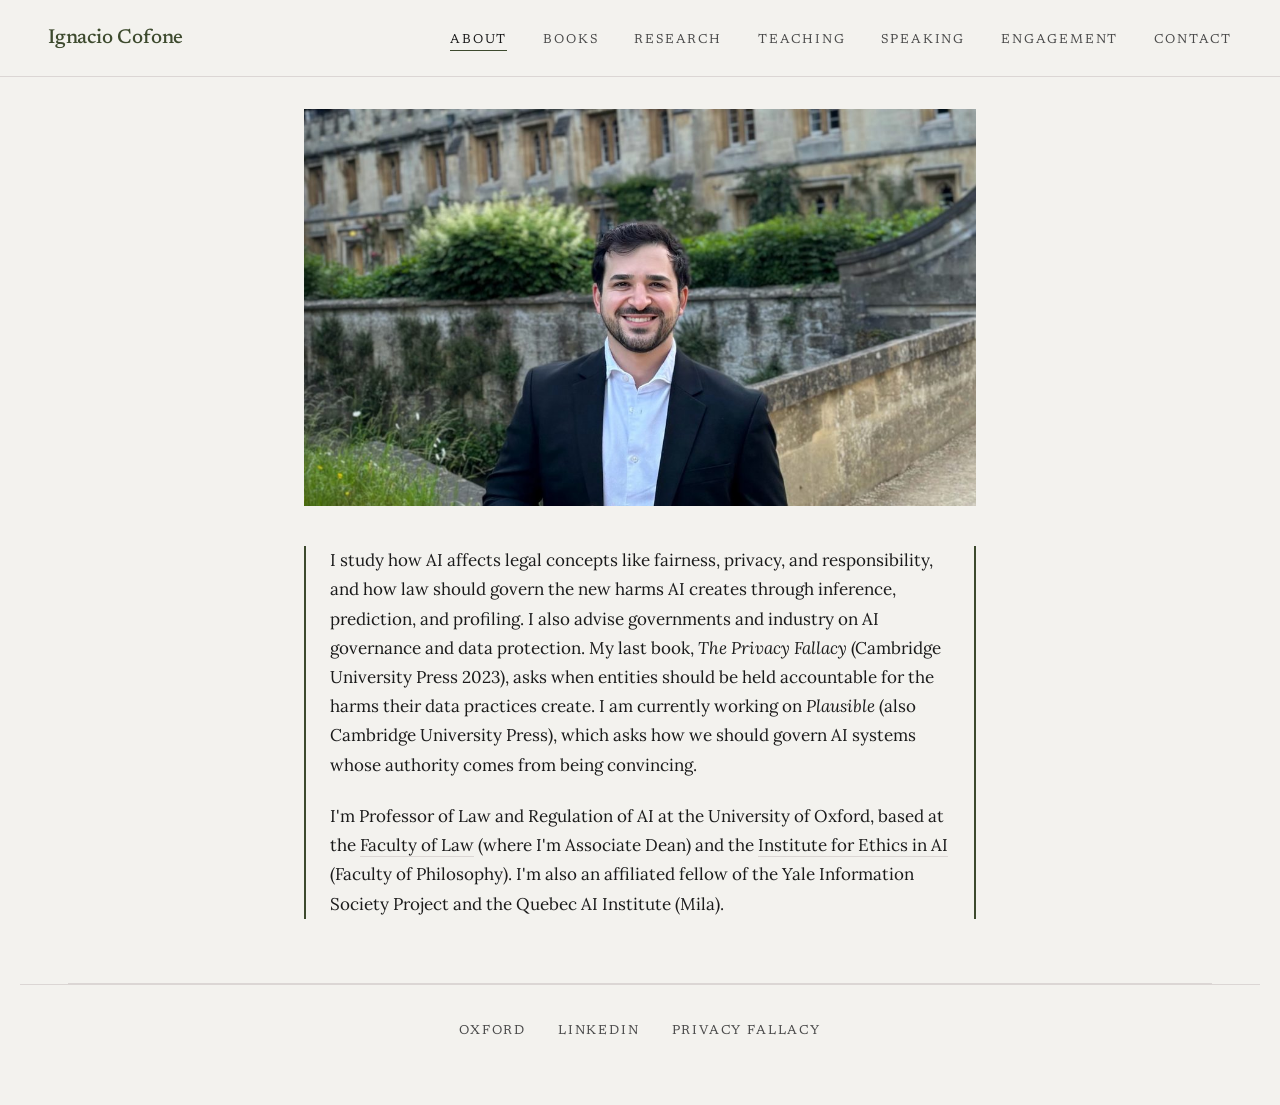
<file: index.html>
<!DOCTYPE html>
<html lang="en">
<head>
<meta charset="UTF-8">
<meta name="viewport" content="width=device-width, initial-scale=1.0">
<title>Ignacio Cofone</title>
<link rel="preconnect" href="https://fonts.googleapis.com">
<link rel="preconnect" href="https://fonts.gstatic.com" crossorigin>
<link href="https://fonts.googleapis.com/css2?family=Lora:ital,wght@0,400;0,600;0,700;1,400&family=Newsreader:ital,opsz,wght@0,6..72,400;0,6..72,500;0,6..72,600;0,6..72,700;1,6..72,400;1,6..72,500&display=swap" rel="stylesheet">

<meta name="description" content="Professor of Law and Regulation of AI at the University of Oxford. Research on AI regulation, privacy, and data protection law.">

<!-- Open Graph -->
<meta property="og:title" content="Ignacio Cofone">
<meta property="og:description" content="Professor of Law and Regulation of AI at the University of Oxford. Research on AI regulation, privacy, and data protection law.">
<meta property="og:image" content="https://ignaciocofone.com/photo.jpg">
<meta property="og:url" content="https://ignaciocofone.com/">
<meta property="og:type" content="profile">
<meta property="og:site_name" content="Ignacio Cofone">

<!-- Twitter / X -->
<meta name="twitter:card" content="summary_large_image">
<meta name="twitter:title" content="Ignacio Cofone">
<meta name="twitter:description" content="Professor of Law and Regulation of AI at the University of Oxford. Research on AI regulation, privacy, and data protection law.">
<meta name="twitter:image" content="https://ignaciocofone.com/photo.jpg">

<!-- Favicons -->
<link rel="icon" type="image/svg+xml" href="favicon.svg">
<link rel="icon" type="image/png" sizes="32x32" href="favicon-32x32.png">
<link rel="icon" type="image/png" sizes="16x16" href="favicon-16x16.png">
<link rel="apple-touch-icon" sizes="180x180" href="apple-touch-icon.png">

<link rel="canonical" href="https://ignaciocofone.com/">
<link rel="stylesheet" href="styles.css">

<script type="application/ld+json">
{
  "@context": "https://schema.org",
  "@type": "ProfilePage",
  "mainEntity": {
    "@type": "Person",
    "name": "Ignacio Cofone",
    "givenName": "Ignacio",
    "familyName": "Cofone",
    "url": "https://ignaciocofone.com",
    "image": "https://ignaciocofone.com/photo.jpg",
    "jobTitle": "Professor of Law and Regulation of AI",
    "description": "Ignacio Cofone researches how AI affects legal principles and concepts and how law should govern harms created through inference, prediction, and profiling.",
    "worksFor": [
      {
        "@type": "Organization",
        "name": "University of Oxford Faculty of Law",
        "url": "https://www.law.ox.ac.uk"
      },
      {
        "@type": "Organization",
        "name": "Institute for Ethics in AI, University of Oxford",
        "url": "https://www.oxford-aiethics.ox.ac.uk"
      }
    ],
    "affiliation": [
      {
        "@type": "Organization",
        "name": "Reuben College, University of Oxford"
      },
      {
        "@type": "Organization",
        "name": "Yale Information Society Project"
      },
      {
        "@type": "Organization",
        "name": "Quebec AI Institute"
      }
    ],
    "alumniOf": {
      "@type": "Organization",
      "name": "Yale Law School"
    },
    "knowsAbout": [
      "AI regulation",
      "privacy law",
      "data protection",
      "algorithmic decision-making",
      "AI governance",
      "AI fairness",
      "GDPR",
      "deepfakes",
      "dark patterns",
      "algorithmic transparency"
    ],
    "sameAs": [
      "https://www.linkedin.com/in/ignaciocofone/",
      "https://www.law.ox.ac.uk/people/ignacio-cofone",
      "https://scholar.google.com/citations?user=zRmRWg0AAAAJ",
      "https://ssrn.com/author=2339281",
      "https://www.oxford-aiethics.ox.ac.uk/ignacio-cofone"
    ]
  }
}
</script>
</head>
<body>

<header class="topbar">
  <a href="index.html" class="wordmark">Ignacio <span class="surname">Cofone</span></a>
  <nav>
    <ul>
      <li><a href="index.html" class="current">About</a></li>
      <li><a href="books.html">Books</a></li>
      <li><a href="research.html">Research</a></li>
      <li><a href="teaching.html">Teaching</a></li>
      <li><a href="speaking.html" >Speaking</a></li>
      <li><a href="engagement.html">Engagement</a></li>
      <li><a href="contact.html">Contact</a></li>
    </ul>
  </nav>
</header>

<h1 class="sr-only">Ignacio Cofone</h1>

  <section class="hero-image">
  <div class="frame">
    <img src="photo.jpg" alt="Ignacio Cofone, Oxford">
  </div>
</section>
  
<section class="bio-wrap">
  <div class="bio">
    <p>I study how AI affects legal concepts like fairness, privacy, and responsibility, and how law should govern the new harms AI creates through inference, prediction, and profiling. I also advise governments and industry on AI governance and data protection. My last book, <em>The Privacy Fallacy</em> (Cambridge University Press 2023), asks when entities should be held accountable for the harms their data practices create. I am currently working on <em>Plausible</em> (also Cambridge University Press), which asks how we should govern AI systems whose authority comes from being convincing.</p>
    <p>I'm Professor of Law and Regulation of AI at the University of Oxford, based at the <a href="https://www.law.ox.ac.uk/people/ignacio-cofone">Faculty of Law</a> (where I'm Associate Dean) and the <a href="https://www.oxford-aiethics.ox.ac.uk/ignacio-cofone">Institute for Ethics in AI</a> (Faculty of Philosophy). I'm also an affiliated fellow of the Yale Information Society Project and the Quebec AI Institute (Mila).</p>
  </div>
</section>
  
<div class="divider"><hr></div>

<footer>
  <div class="footer-links">
    <a href="https://www.law.ox.ac.uk/people/ignacio-cofone">Oxford</a>
    <a href="https://www.linkedin.com/in/ignaciocofone/">LinkedIn</a>
    <a href="https://privacyfallacy.com">Privacy Fallacy</a>
  </div>
</footer>

</body>
</html>
</file>
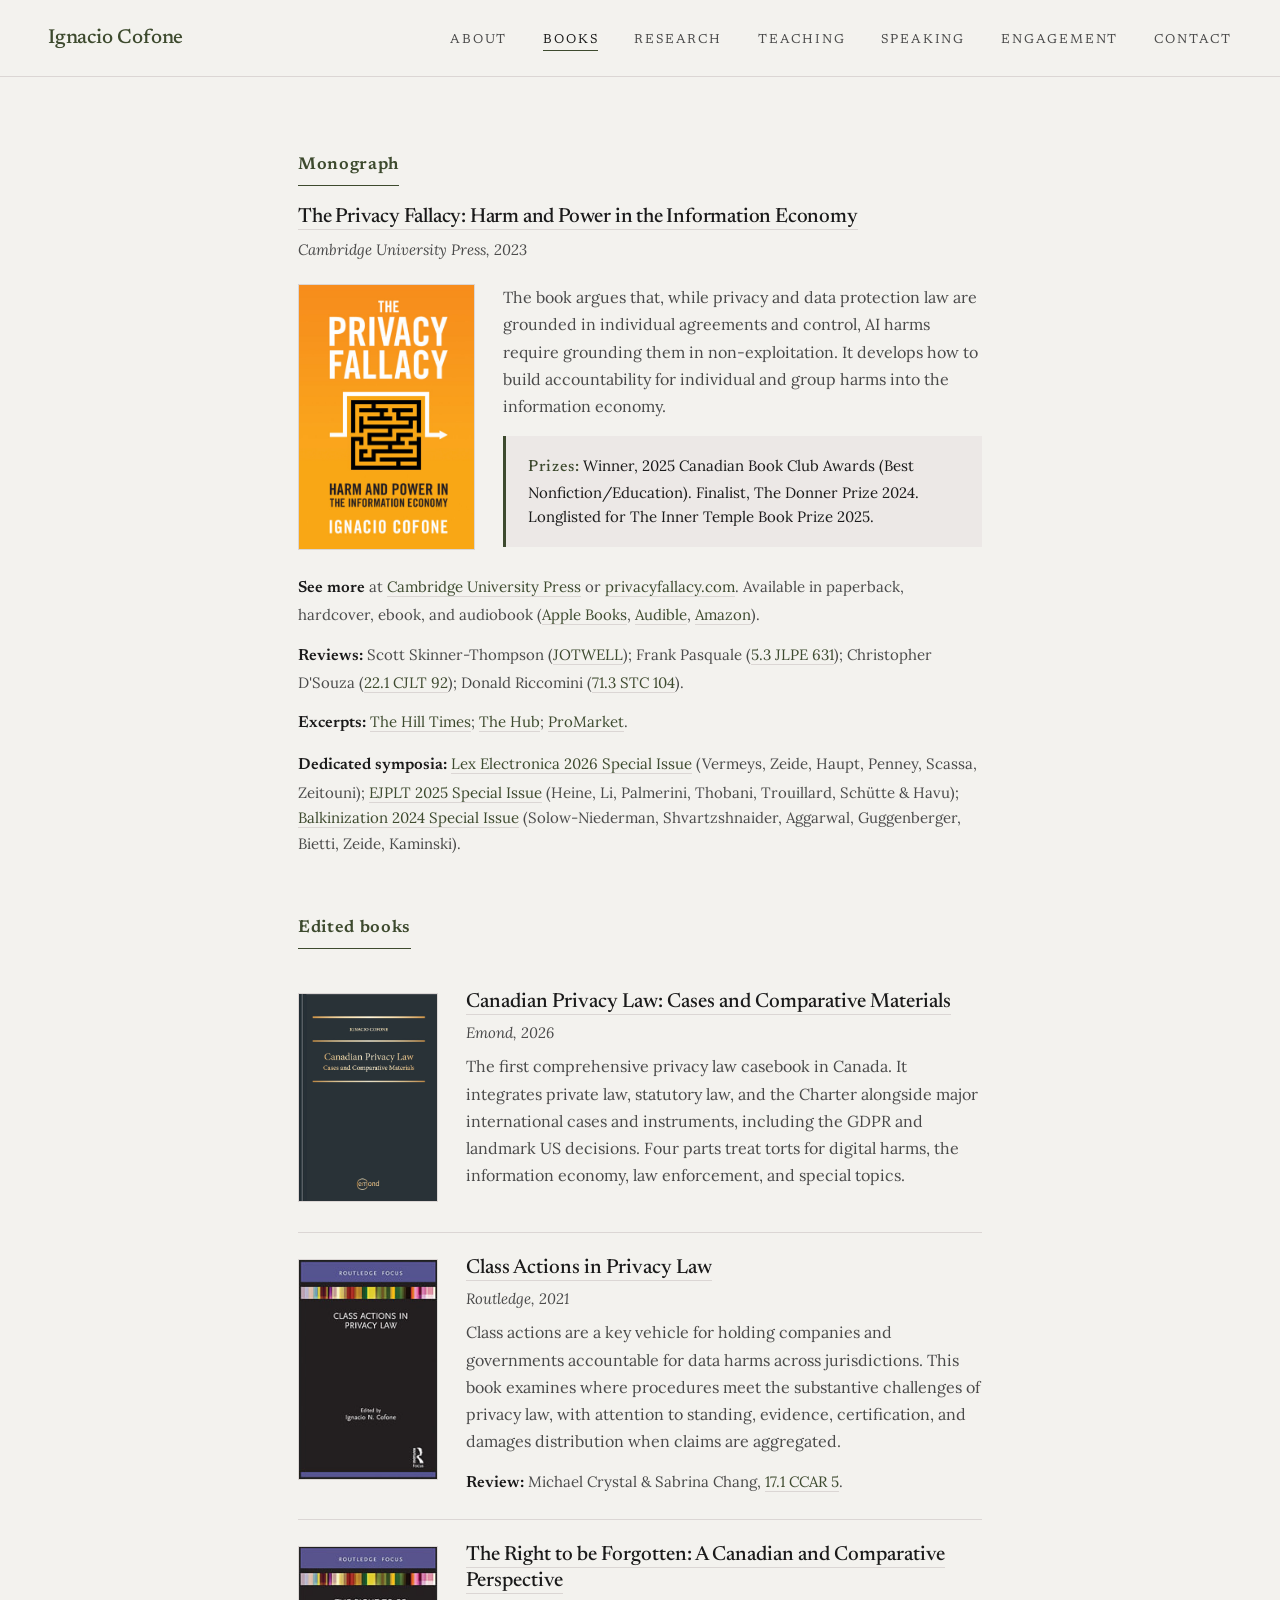
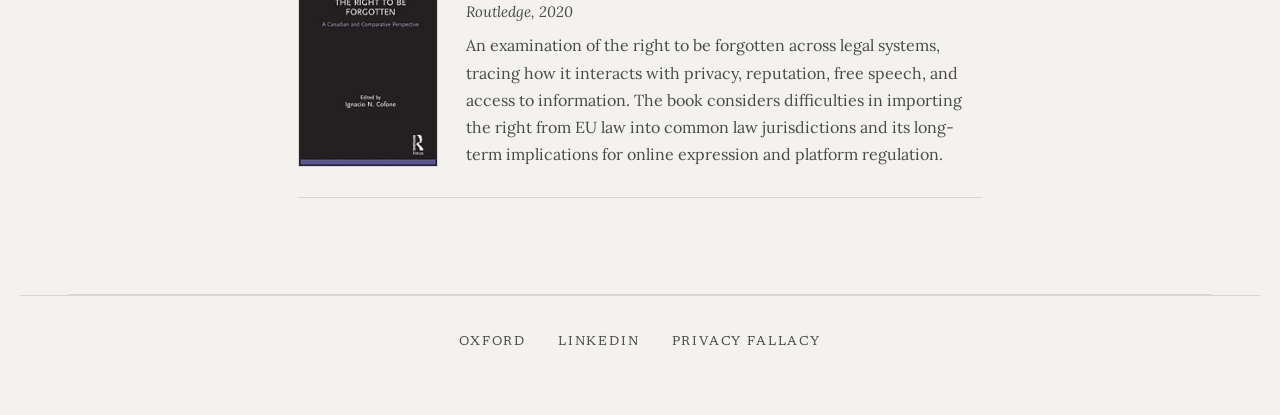
<file: books.html>
<!DOCTYPE html>
<html lang="en">
<head>
<meta charset="UTF-8">
<meta name="viewport" content="width=device-width, initial-scale=1.0">
<title>Books — Ignacio Cofone</title>
<link rel="preconnect" href="https://fonts.googleapis.com">
<link rel="preconnect" href="https://fonts.gstatic.com" crossorigin>
<link href="https://fonts.googleapis.com/css2?family=Lora:ital,wght@0,400;0,600;0,700;1,400&family=Newsreader:ital,opsz,wght@0,6..72,400;0,6..72,500;0,6..72,600;0,6..72,700;1,6..72,400;1,6..72,500&display=swap" rel="stylesheet">

<meta name="description" content="The Privacy Fallacy (Cambridge University Press, 2023) and three edited books on privacy, AI, and data protection law.">

<!-- Open Graph -->
<meta property="og:title" content="Books — Ignacio Cofone">
<meta property="og:description" content="The Privacy Fallacy (Cambridge University Press, 2023) and three edited books on privacy, AI, and data protection law.">
<meta property="og:image" content="https://ignaciocofone.com/photo.jpg">
<meta property="og:url" content="https://ignaciocofone.com/books.html">
<meta property="og:type" content="profile">
<meta property="og:site_name" content="Ignacio Cofone">

<!-- Twitter / X -->
<meta name="twitter:card" content="summary_large_image">
<meta name="twitter:title" content="Books — Ignacio Cofone">
<meta name="twitter:description" content="The Privacy Fallacy (Cambridge University Press, 2023) and three edited books on privacy, AI, and data protection law.">
<meta name="twitter:image" content="https://ignaciocofone.com/photo.jpg">

<!-- Favicons -->
<link rel="icon" type="image/svg+xml" href="favicon.svg">
<link rel="icon" type="image/png" sizes="32x32" href="favicon-32x32.png">
<link rel="icon" type="image/png" sizes="16x16" href="favicon-16x16.png">
<link rel="apple-touch-icon" sizes="180x180" href="apple-touch-icon.png">

<link rel="canonical" href="https://ignaciocofone.com/books.html">
<link rel="stylesheet" href="styles.css">

<script type="application/ld+json">
{
  "@context": "https://schema.org",
  "@type": "CollectionPage",
  "name": "Books — Ignacio Cofone",
  "url": "https://ignaciocofone.com/books.html",
  "mainEntity": {
    "@type": "ItemList",
    "itemListElement": [
      {
        "@type": "Book",
        "position": 1,
        "name": "The Privacy Fallacy: Harm and Power in the Information Economy",
        "author": {
          "@type": "Person",
          "name": "Ignacio Cofone",
          "url": "https://ignaciocofone.com"
        },
        "publisher": {
          "@type": "Organization",
          "name": "Cambridge University Press"
        },
        "datePublished": "2023",
        "url": "https://www.cambridge.org/core/books/privacy-fallacy/547578F2A1AE0C40963105CE066B412E",
        "description": "Argues that privacy and data protection law must be grounded in non-exploitation rather than individual agreements and control, developing how to build accountability for individual and group harms into the information economy.",
        "award": [
          "Winner, 2025 Canadian Book Club Awards (Best Nonfiction/Education)",
          "Finalist, The Donner Prize 2024",
          "Longlisted, Inner Temple Book Prize 2025"
        ]
      },
      {
        "@type": "Book",
        "position": 2,
        "name": "Canadian Privacy Law: Cases and Comparative Materials",
        "author": {
          "@type": "Person",
          "name": "Ignacio Cofone",
          "url": "https://ignaciocofone.com"
        },
        "publisher": {
          "@type": "Organization",
          "name": "Emond Publishing"
        },
        "datePublished": "2026",
        "url": "https://emond.ca/Store/Books/Canadian-Privacy-Law--Cases-and-Comparative-Materi",
        "description": "The first comprehensive privacy law casebook in Canada, integrating private law, statutory law, and the Charter alongside major international cases and instruments."
      },
      {
        "@type": "Book",
        "position": 3,
        "name": "Class Actions in Privacy Law",
        "editor": {
          "@type": "Person",
          "name": "Ignacio Cofone",
          "url": "https://ignaciocofone.com"
        },
        "publisher": {
          "@type": "Organization",
          "name": "Routledge"
        },
        "datePublished": "2021",
        "url": "https://www.routledge.com/Class-Actions-in-Privacy-Law/Cofone/p/book/9780367617301"
      },
      {
        "@type": "Book",
        "position": 4,
        "name": "The Right to be Forgotten: A Canadian and Comparative Perspective",
        "editor": {
          "@type": "Person",
          "name": "Ignacio Cofone",
          "url": "https://ignaciocofone.com"
        },
        "publisher": {
          "@type": "Organization",
          "name": "Routledge"
        },
        "datePublished": "2020",
        "url": "https://www.routledge.com/The-Right-to-be-Forgotten-A-Canadian-and-Comparative-Perspective/Cofone/p/book/9781032238586"
      }
    ]
  }
}
</script>
</head>
<body>

<header class="topbar">
  <a href="index.html" class="wordmark">Ignacio <span class="surname">Cofone</span></a>
  <nav>
    <ul>
      <li><a href="index.html" >About</a></li>
      <li><a href="books.html" class="current">Books</a></li>
      <li><a href="research.html" >Research</a></li>
      <li><a href="teaching.html" >Teaching</a></li>
      <li><a href="speaking.html" >Speaking</a></li>
      <li><a href="engagement.html" >Engagement</a></li>
      <li><a href="contact.html" >Contact</a></li>
    </ul>
  </nav>
</header>

<h1 class="sr-only">Books</h1>

<section class="page-content">

  <div class="book-feature">
    <span class="section-label">Monograph</span>
    <h2 class="title"><a href="https://www.cambridge.org/core/books/privacy-fallacy/547578F2A1AE0C40963105CE066B412E">The Privacy Fallacy: Harm and Power in the Information Economy</a></h2>
    <p class="pub">Cambridge University Press, 2023</p>
    <div class="cover-row">
      <img class="cover" src="cover.jpg" alt="The Privacy Fallacy book cover">
      <div class="cover-side">
        <p class="description" style="font-size: 16px; color: var(--ink-soft);">The book argues that, while privacy and data protection law are grounded in individual agreements and control, AI harms require grounding them in non-exploitation. It develops how to build accountability for individual and group harms into the information economy.</p>
        <div class="awards">
          <span class="label" style="display: inline; margin: 0;">Prizes:</span>
          Winner, 2025 Canadian Book Club Awards (Best Nonfiction/Education). Finalist, The Donner Prize 2024. Longlisted for The Inner Temple Book Prize 2025.
        </div>
      </div>
    </div>
    <p style="font-size: 15px; line-height: 1.7; color: var(--ink-soft); margin-bottom: 14px;"><strong style="font-family: 'Newsreader', serif; font-weight: 600; font-size: 16px; color: var(--ink);">See more</strong> at <a href="https://www.cambridge.org/core/books/privacy-fallacy/547578F2A1AE0C40963105CE066B412E">Cambridge University Press</a> or <a href="https://www.privacyfallacy.com/">privacyfallacy.com</a>. Available in paperback, hardcover, ebook, and audiobook (<a href="https://books.apple.com/ca/audiobook/the-privacy-fallacy-harm-and-power-in-the/id1771932454">Apple Books</a>, <a href="https://www.audible.co.uk/pd/The-Privacy-Fallacy-Audiobook/B0DJCFBPFD">Audible</a>, <a href="https://www.amazon.com/Privacy-Fallacy-Power-Information-Economy/dp/B0DJCF9X7Z">Amazon</a>).</p>
    <p style="font-size: 15px; line-height: 1.7; color: var(--ink-soft); margin-bottom: 14px;"><strong style="font-family: 'Newsreader', serif; font-weight: 600; font-size: 16px; color: var(--ink);">Reviews:</strong> Scott Skinner-Thompson (<a href="https://cyber.jotwell.com/getting-real-about-protecting-privacy/">JOTWELL</a>); Frank Pasquale (<a href="https://escholarship.org/uc/item/4jz9b8b4">5.3 JLPE 631</a>); Christopher D'Souza (<a href="https://digitalcommons.schulichlaw.dal.ca/cjlt/vol22/iss1/5/">22.1 CJLT 92</a>); Donald Riccomini (<a href="https://www.jstor.org/stable/27373912">71.3 STC 104</a>).</p>
    <p style="font-size: 15px; line-height: 1.7; color: var(--ink-soft); margin-bottom: 14px;"><strong style="font-family: 'Newsreader', serif; font-weight: 600; font-size: 16px; color: var(--ink);">Excerpts:</strong> <a href="https://www.hilltimes.com/story/2024/05/02/privacy-law-needs-an-update/419992/">The Hill Times</a>; <a href="https://thehub.ca/2024-05-03/ignacio-cofone-our-online-world-is-the-new-wild-west/">The Hub</a>; <a href="https://www.promarket.org/2024/01/10/the-privacy-fallacy/">ProMarket</a>.</p>
    <p style="font-size: 15px; line-height: 1.7; color: var(--ink-soft);"><strong style="font-family: 'Newsreader', serif; font-weight: 600; font-size: 16px; color: var(--ink);">Dedicated symposia:</strong> <a href="https://www.lex-electronica.org/en/articles/volume-31-2026/volume-31-numero-2/introduction-to-the-special-issue/">Lex Electronica 2026 Special Issue</a> (Vermeys, Zeide, Haupt, Penney, Scassa, Zeitouni); <a href="https://universitypress.unisob.na.it/ojs/index.php/ejplt/article/view/2093">EJPLT 2025 Special Issue</a> (Heine, Li, Palmerini, Thobani, Trouillard, Schütte &amp; Havu); <a href="https://balkin.blogspot.com/2024/12/asking-right-questions-how-privacy.html">Balkinization 2024 Special Issue</a> (Solow-Niederman, Shvartzshnaider, Aggarwal, Guggenberger, Bietti, Zeide, Kaminski).</p>
  </div>

  <div class="section">
    <span class="section-label">Edited books</span>

    <div class="book-edited">
      <img class="edited-cover" src="cover_cpl.jpg" alt="Canadian Privacy Law book cover">
      <h3 class="title"><a href="https://emond.ca/Store/Books/Canadian-Privacy-Law--Cases-and-Comparative-Materi">Canadian Privacy Law: Cases and Comparative Materials</a></h3>
      <p class="pub">Emond, 2026</p>
      <p style="font-size: 16px; line-height: 1.7; color: var(--ink-soft); margin-top: 8px;">The first comprehensive privacy law casebook in Canada. It integrates private law, statutory law, and the Charter alongside major international cases and instruments, including the GDPR and landmark US decisions. Four parts treat torts for digital harms, the information economy, law enforcement, and special topics.</p>
    </div>

    <div class="book-edited">
      <img class="edited-cover" src="cover_capl.jpg" alt="Class Actions in Privacy Law book cover">
      <h3 class="title"><a href="https://www.routledge.com/Class-Actions-in-Privacy-Law/Cofone/p/book/9780367617301">Class Actions in Privacy Law</a></h3>
      <p class="pub">Routledge, 2021</p>
      <p style="font-size: 16px; line-height: 1.7; color: var(--ink-soft); margin-top: 8px;">Class actions are a key vehicle for holding companies and governments accountable for data harms across jurisdictions. This book examines where procedures meet the substantive challenges of privacy law, with attention to standing, evidence, certification, and damages distribution when claims are aggregated.</p>
      <p style="font-size: 15px; line-height: 1.7; color: var(--ink-soft); margin-top: 14px;"><strong style="font-family: 'Newsreader', serif; font-weight: 600; font-size: 16px; color: var(--ink);">Review:</strong> Michael Crystal &amp; Sabrina Chang, <a href="https://utppublishing.com/doi/abs/10.3138/ccar.v17i1.005">17.1 CCAR 5</a>.</p>
    </div>

    <div class="book-edited">
      <img class="edited-cover" src="cover_rtbf.jpg" alt="The Right to be Forgotten book cover">
      <h3 class="title"><a href="https://www.routledge.com/The-Right-to-be-Forgotten-A-Canadian-and-Comparative-Perspective/Cofone/p/book/9781032238586">The Right to be Forgotten: A Canadian and Comparative Perspective</a></h3>
      <p class="pub">Routledge, 2020</p>
      <p style="font-size: 16px; line-height: 1.7; color: var(--ink-soft); margin-top: 8px;">An examination of the right to be forgotten across legal systems, tracing how it interacts with privacy, reputation, free speech, and access to information. The book considers difficulties in importing the right from EU law into common law jurisdictions and its long-term implications for online expression and platform regulation.</p>
    </div>
  </div>

</section>

<div class="divider"><hr></div>

<footer>
  <div class="footer-links">
    <a href="https://www.law.ox.ac.uk/people/ignacio-cofone">Oxford</a>
    <a href="https://www.linkedin.com/in/ignaciocofone/">LinkedIn</a>
    <a href="https://privacyfallacy.com">Privacy Fallacy</a>
  </div>
</footer>

</body>
</html>
</file>
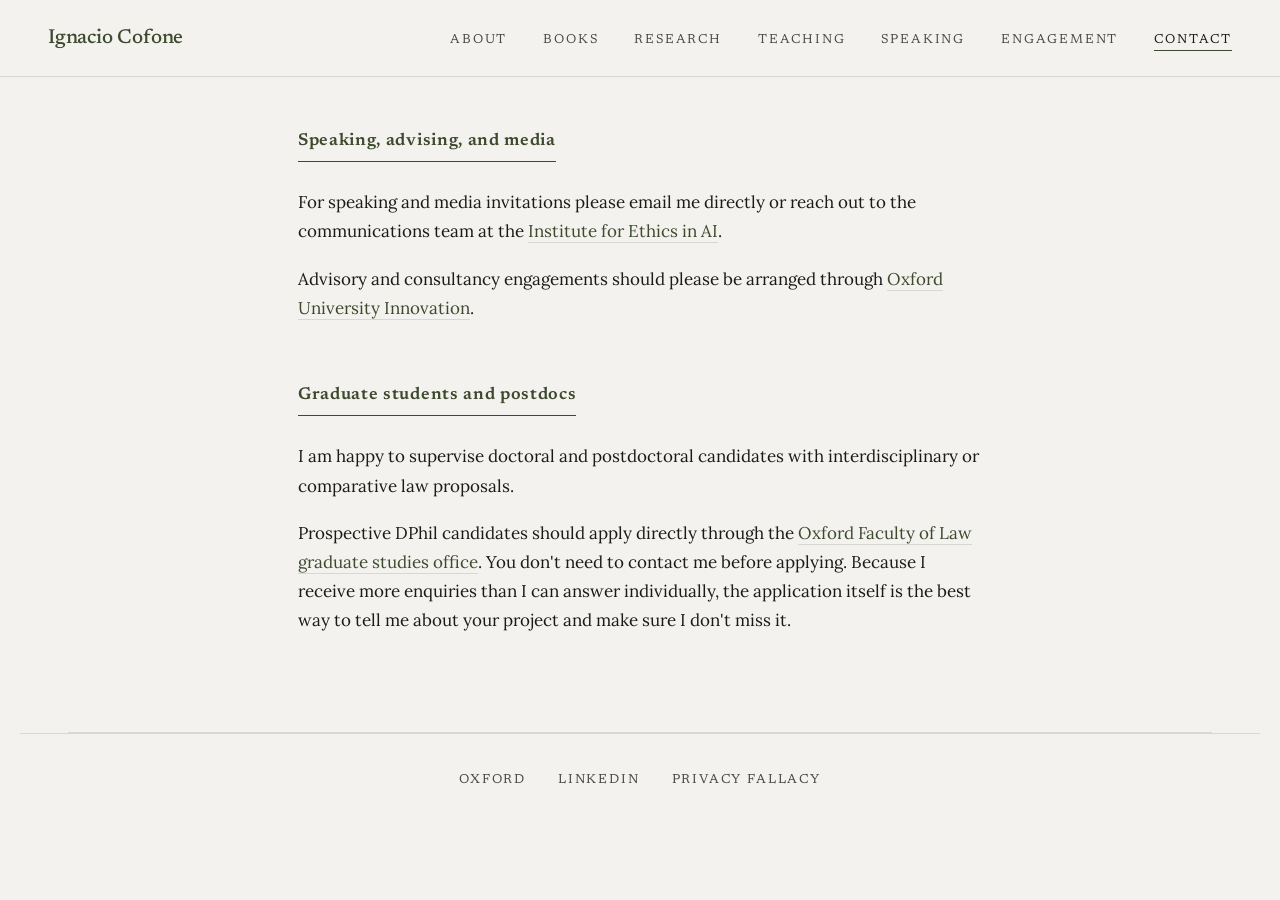
<file: contact.html>
<!DOCTYPE html>
<html lang="en">
<head>
<meta charset="UTF-8">
<meta name="viewport" content="width=device-width, initial-scale=1.0">
<title>Contact — Ignacio Cofone</title>
<link rel="preconnect" href="https://fonts.googleapis.com">
<link rel="preconnect" href="https://fonts.gstatic.com" crossorigin>
<link href="https://fonts.googleapis.com/css2?family=Lora:ital,wght@0,400;0,600;0,700;1,400&family=Newsreader:ital,opsz,wght@0,6..72,400;0,6..72,500;0,6..72,600;0,6..72,700;1,6..72,400;1,6..72,500&display=swap" rel="stylesheet">

<meta name="description" content="How to reach Ignacio Cofone for research access, graduate supervision, and speaking or advisory invitations.">

<!-- Open Graph -->
<meta property="og:title" content="Contact — Ignacio Cofone">
<meta property="og:description" content="How to reach Ignacio Cofone for research access, graduate supervision, and speaking or advisory invitations.">
<meta property="og:image" content="https://ignaciocofone.com/photo.jpg">
<meta property="og:url" content="https://ignaciocofone.com/contact.html">
<meta property="og:type" content="profile">
<meta property="og:site_name" content="Ignacio Cofone">

<!-- Twitter / X -->
<meta name="twitter:card" content="summary_large_image">
<meta name="twitter:title" content="Contact — Ignacio Cofone">
<meta name="twitter:description" content="How to reach Ignacio Cofone for research access, graduate supervision, and speaking or advisory invitations.">
<meta name="twitter:image" content="https://ignaciocofone.com/photo.jpg">

<!-- Favicons -->
<link rel="icon" type="image/svg+xml" href="favicon.svg">
<link rel="icon" type="image/png" sizes="32x32" href="favicon-32x32.png">
<link rel="icon" type="image/png" sizes="16x16" href="favicon-16x16.png">
<link rel="apple-touch-icon" sizes="180x180" href="apple-touch-icon.png">

<link rel="canonical" href="https://ignaciocofone.com/contact.html">
<link rel="stylesheet" href="styles.css">
</head>
<body>

<header class="topbar">
  <a href="index.html" class="wordmark">Ignacio <span class="surname">Cofone</span></a>
  <nav>
    <ul>
      <li><a href="index.html" >About</a></li>
      <li><a href="books.html" >Books</a></li>
      <li><a href="research.html" >Research</a></li>
      <li><a href="teaching.html" >Teaching</a></li>
      <li><a href="speaking.html" >Speaking</a></li>
      <li><a href="engagement.html" >Engagement</a></li>
      <li><a href="contact.html" class="current">Contact</a></li>
    </ul>
  </nav>
</header>

<h1 class="sr-only">Contact</h1>





<section class="page-content narrow">

  <div class="section">
    <span class="section-label">Speaking, advising, and media</span>
    <div class="prose">
      <p>For speaking and media invitations please email me directly or reach out to the communications team at the <a href="https://www.oxford-aiethics.ox.ac.uk/ignacio-cofone">Institute for Ethics in AI</a>.</p>
      <p>Advisory and consultancy engagements should please be arranged through <a href="mailto:enquiries@innovation.ox.ac.uk">Oxford University Innovation</a>.</p>
    </div>
  </div>


  <div class="section">
    <span class="section-label">Graduate students and postdocs</span>
    <div class="prose">
      <p>I am happy to supervise doctoral and postdoctoral candidates with interdisciplinary or comparative law proposals.</p>
      <p>Prospective DPhil candidates should apply directly through the <a href="https://www.law.ox.ac.uk/admissions">Oxford Faculty of Law graduate studies office</a>. You don't need to contact me before applying. Because I receive more enquiries than I can answer individually, the application itself is the best way to tell me about your project and make sure I don't miss it.</p>
    </div>
  </div>

</section>


<div class="divider"><hr></div>

<footer>
  <div class="footer-links">
    <a href="https://www.law.ox.ac.uk/people/ignacio-cofone">Oxford</a>
    <a href="https://www.linkedin.com/in/ignaciocofone/">LinkedIn</a>
    <a href="https://privacyfallacy.com">Privacy Fallacy</a>
  </div>
</footer>

</body>
</html>
</file>
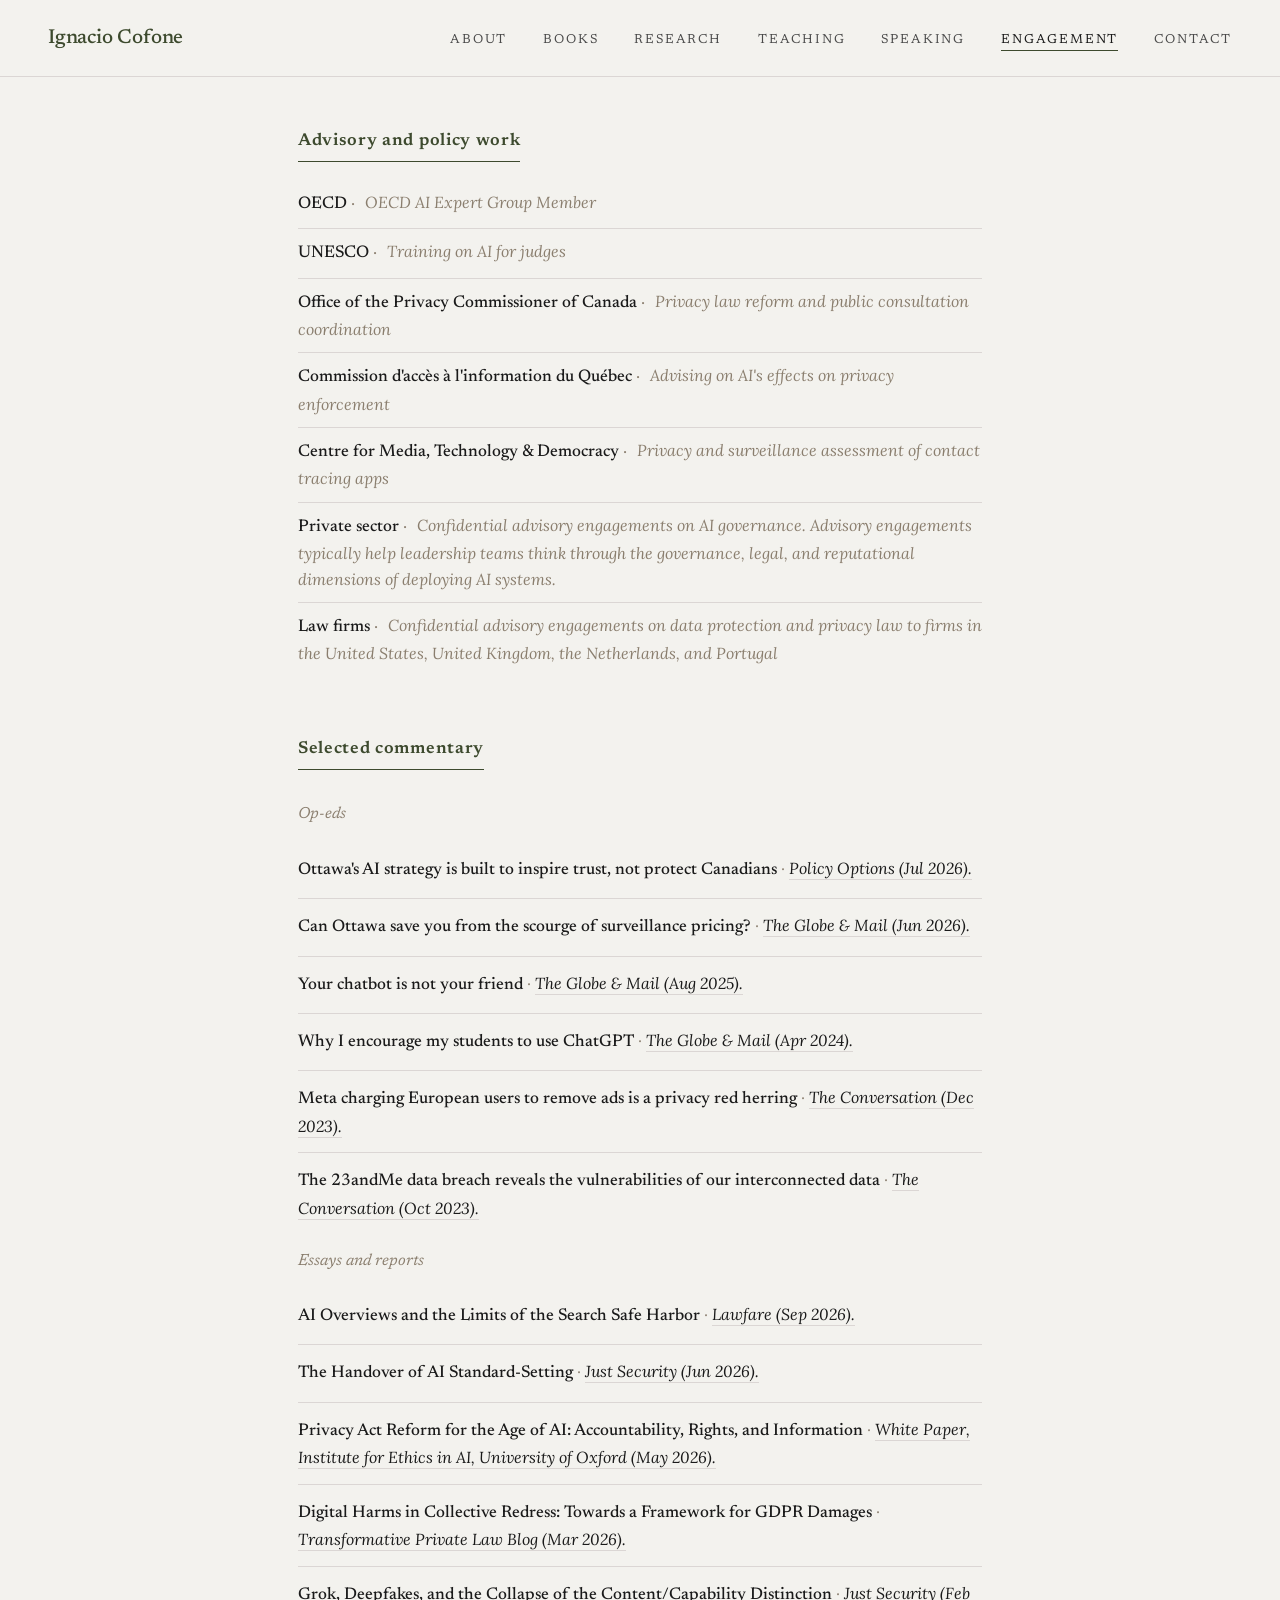
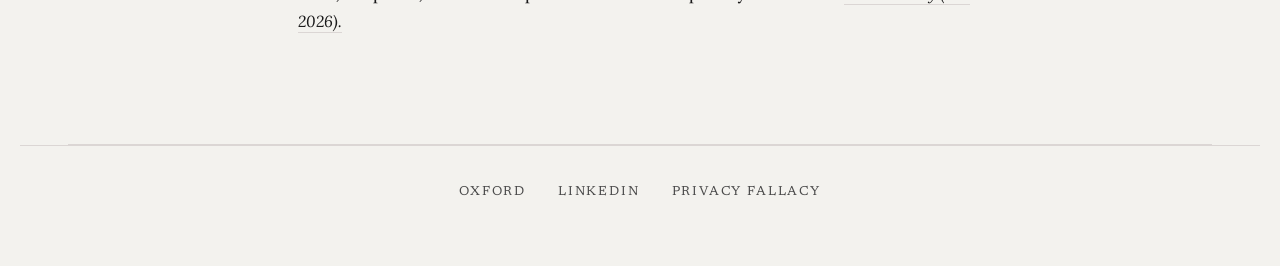
<file: engagement.html>
<!DOCTYPE html>
<html lang="en">
<head>
<meta charset="UTF-8">
<meta name="viewport" content="width=device-width, initial-scale=1.0">
<title>Engagement — Ignacio Cofone</title>
<link rel="preconnect" href="https://fonts.googleapis.com">
<link rel="preconnect" href="https://fonts.gstatic.com" crossorigin>
<link href="https://fonts.googleapis.com/css2?family=Lora:ital,wght@0,400;0,600;0,700;1,400&family=Newsreader:ital,opsz,wght@0,6..72,400;0,6..72,500;0,6..72,600;0,6..72,700;1,6..72,400;1,6..72,500&display=swap" rel="stylesheet">

<meta name="description" content="Advisory work, keynote lectures, and public commentary on AI regulation, privacy, and data protection.">

<!-- Open Graph -->
<meta property="og:title" content="Engagement — Ignacio Cofone">
<meta property="og:description" content="Advisory work, keynote lectures, and public commentary on AI regulation, privacy, and data protection.">
<meta property="og:image" content="https://ignaciocofone.com/photo.jpg">
<meta property="og:url" content="https://ignaciocofone.com/engagement.html">
<meta property="og:type" content="profile">
<meta property="og:site_name" content="Ignacio Cofone">

<!-- Twitter / X -->
<meta name="twitter:card" content="summary_large_image">
<meta name="twitter:title" content="Engagement — Ignacio Cofone">
<meta name="twitter:description" content="Advisory work, keynote lectures, and public commentary on AI regulation, privacy, and data protection.">
<meta name="twitter:image" content="https://ignaciocofone.com/photo.jpg">

<!-- Favicons -->
<link rel="icon" type="image/svg+xml" href="favicon.svg">
<link rel="icon" type="image/png" sizes="32x32" href="favicon-32x32.png">
<link rel="icon" type="image/png" sizes="16x16" href="favicon-16x16.png">
<link rel="apple-touch-icon" sizes="180x180" href="apple-touch-icon.png">

<link rel="canonical" href="https://ignaciocofone.com/engagement.html">
<link rel="stylesheet" href="styles.css">
</head>
<body>

<header class="topbar">
  <a href="index.html" class="wordmark">Ignacio <span class="surname">Cofone</span></a>
  <nav>
    <ul>
      <li><a href="index.html" >About</a></li>
      <li><a href="books.html" >Books</a></li>
      <li><a href="research.html" >Research</a></li>
      <li><a href="teaching.html" >Teaching</a></li>
      <li><a href="speaking.html" >Speaking</a></li>
      <li><a href="engagement.html" class="current">Engagement</a></li>
      <li><a href="contact.html" >Contact</a></li>
    </ul>
  </nav>
</header>

<h1 class="sr-only">Engagement</h1>





<section class="page-content narrow">

  <div class="section">
    <span class="section-label">Advisory and policy work</span>
    <ul class="simple-list advisory-list">
      <li><span class="label">OECD</span>OECD AI Expert Group Member</li>
      <li><span class="label">UNESCO</span>Training on AI for judges</li>
      <li><span class="label">Office of the Privacy Commissioner of Canada</span>Privacy law reform and public consultation coordination</li>
      <li><span class="label">Commission d'accès à l'information du Québec</span>Advising on AI's effects on privacy enforcement</li>    
      <li><span class="label">Centre for Media, Technology &amp; Democracy</span>Privacy and surveillance assessment of contact tracing apps</li>
      <li><span class="label">Private sector</span>Confidential advisory engagements on AI governance. Advisory engagements typically help leadership teams think through the governance, legal, and reputational dimensions of deploying AI systems.</li>
      <li><span class="label">Law firms</span>Confidential advisory engagements on data protection and privacy law to firms in the United States, United Kingdom, the Netherlands, and Portugal</li>
    </ul>
  </div>

<div class="section">
    <span class="section-label">Selected commentary</span>
    <p class="subsection-label">Op-eds</p>
    <ul class="entry-list">
      <li class="entry"><span class="title">Ottawa's AI strategy is built to inspire trust, not protect Canadians</span><a href="https://policyoptions.irpp.org/2026/07/canada-ai-strategy-trust-protection/"><span class="meta">Policy Options (Jul 2026).</span></a></li>
      <li class="entry"><span class="title">Can Ottawa save you from the scourge of surveillance pricing?</span><a href="https://www.theglobeandmail.com/business/commentary/article-can-ottawa-save-you-from-the-scourge-of-surveillance-pricing/"><span class="meta">The Globe &amp; Mail (Jun 2026).</span></a></li>
      <li class="entry"><span class="title">Your chatbot is not your friend</span><a href="https://www.theglobeandmail.com/business/commentary/article-chatgpt-artificial-intelligence-chatbot-ethics/"><span class="meta">The Globe &amp; Mail (Aug 2025).</span></a></li>
      <li class="entry"><span class="title">Why I encourage my students to use ChatGPT</span><a href="https://www.theglobeandmail.com/opinion/article-why-i-encourage-my-students-to-use-chatgpt/"><span class="meta">The Globe &amp; Mail (Apr 2024).</span></a></li>
      <li class="entry"><span class="title">Meta charging European users to remove ads is a privacy red herring</span><a href="https://theconversation.com/meta-charging-european-users-to-remove-ads-is-a-privacy-red-herring-218893"><span class="meta">The Conversation (Dec 2023).</span></a></li>
      <li class="entry"><span class="title">The 23andMe data breach reveals the vulnerabilities of our interconnected data</span><a href="https://theconversation.com/the-23andme-data-breach-reveals-the-vulnerabilities-of-our-interconnected-data-193615"><span class="meta">The Conversation (Oct 2023).</span></a></li>
    </ul>
    <p class="subsection-label">Essays and reports</p>
    <ul class="entry-list">
      <li class="entry"><span class="title">AI Overviews and the Limits of the Search Safe Harbor</span><a href="https://www.lawfaremedia.org/article/ai-overviews-and-the-limits-of-the-search-safe-harbor"><span class="meta">Lawfare (Sep 2026).</span></a></li>
      <li class="entry"><span class="title">The Handover of AI Standard-Setting</span><a href="https://www.justsecurity.org/140955/handover-ai-standard-setting/"><span class="meta">Just Security (Jun 2026).</span></a></li>
      <li class="entry"><span class="title">Privacy Act Reform for the Age of AI: Accountability, Rights, and Information</span><a href="https://www.oxford-aiethics.ox.ac.uk/sites/default/files/2026-05/Privacy-Act-Reform-for-the-Age-of-AI-Professor-Ignacio-Cofone-white-paper.pdf"><span class="meta">White Paper, Institute for Ethics in AI, University of Oxford (May 2026).</span></a></li>
      <li class="entry"><span class="title">Digital Harms in Collective Redress: Towards a Framework for GDPR Damages</span><a href="https://transformativeprivatelaw.com/digital-harms-in-collective-redress-towards-a-framework-for-gdpr-damages/"><span class="meta">Transformative Private Law Blog (Mar 2026).</span></a></li>
      <li class="entry"><span class="title">Grok, Deepfakes, and the Collapse of the Content/Capability Distinction</span><a href="https://www.justsecurity.org/130630/grok-deepfakes-content-capability/"><span class="meta">Just Security (Feb 2026).</span></a></li>
    </ul>
  </div>

</section>


<div class="divider"><hr></div>

<footer>
  <div class="footer-links">
    <a href="https://www.law.ox.ac.uk/people/ignacio-cofone">Oxford</a>
    <a href="https://www.linkedin.com/in/ignaciocofone/">LinkedIn</a>
    <a href="https://privacyfallacy.com">Privacy Fallacy</a>
  </div>
</footer>

</body>
</html>
</file>
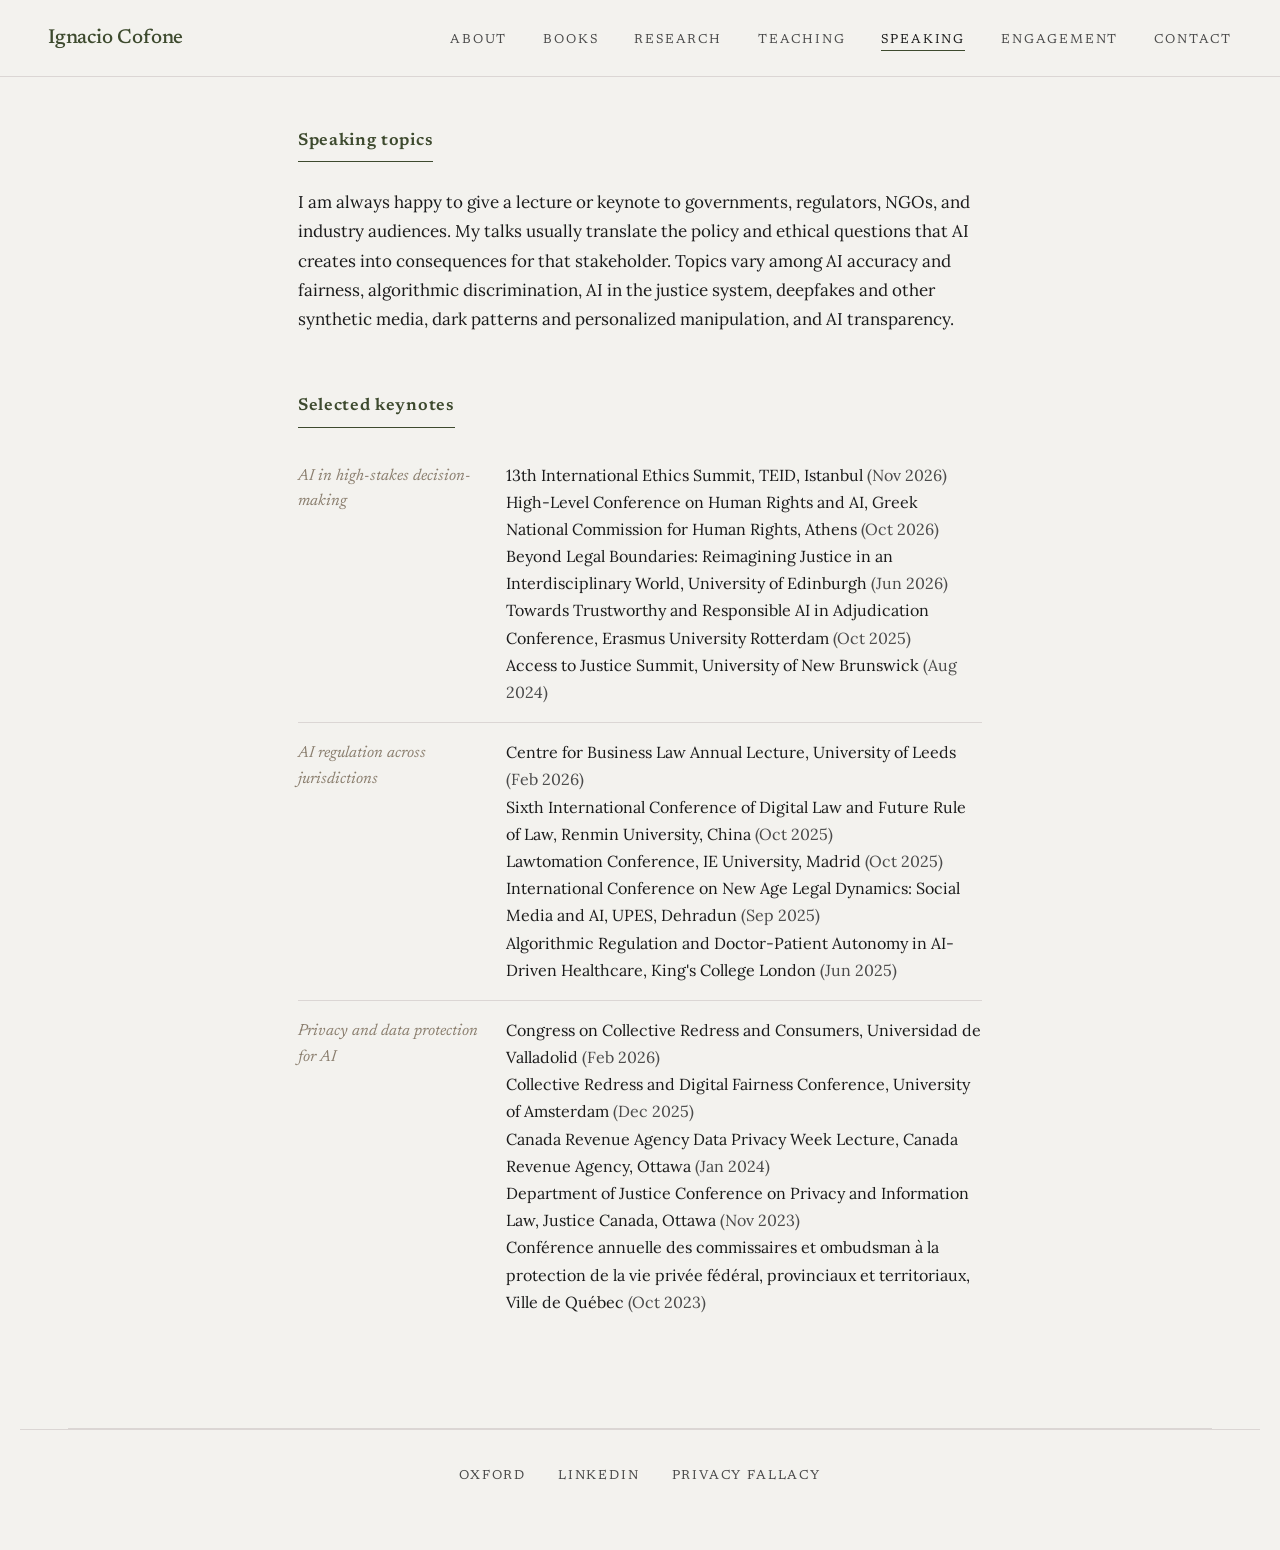
<file: speaking.html>
<!DOCTYPE html>
<html lang="en">
<head>
<meta charset="UTF-8">
<meta name="viewport" content="width=device-width, initial-scale=1.0">
<title>Speaking — Ignacio Cofone</title>
<link rel="preconnect" href="https://fonts.googleapis.com">
<link rel="preconnect" href="https://fonts.gstatic.com" crossorigin>
<link href="https://fonts.googleapis.com/css2?family=Lora:ital,wght@0,400;0,600;0,700;1,400&family=Newsreader:ital,opsz,wght@0,6..72,400;0,6..72,500;0,6..72,600;0,6..72,700;1,6..72,400;1,6..72,500&display=swap" rel="stylesheet">

<meta name="description" content="Keynote lectures on AI governance, privacy law, and data protection to governments, regulators, and industry audiences worldwide.">

<!-- Open Graph -->
<meta property="og:title" content="Speaking — Ignacio Cofone">
<meta property="og:description" content="Keynote lectures on AI governance, privacy law, and data protection to governments, regulators, and industry audiences worldwide.">
<meta property="og:image" content="https://ignaciocofone.com/photo.jpg">
<meta property="og:url" content="https://ignaciocofone.com/speaking.html">
<meta property="og:type" content="profile">
<meta property="og:site_name" content="Ignacio Cofone">

<!-- Twitter / X -->
<meta name="twitter:card" content="summary_large_image">
<meta name="twitter:title" content="Speaking — Ignacio Cofone">
<meta name="twitter:description" content="Keynote lectures on AI governance, privacy law, and data protection to governments, regulators, and industry audiences worldwide.">
<meta name="twitter:image" content="https://ignaciocofone.com/photo.jpg">

<!-- Favicons -->
<link rel="icon" type="image/svg+xml" href="favicon.svg">
<link rel="icon" type="image/png" sizes="32x32" href="favicon-32x32.png">
<link rel="icon" type="image/png" sizes="16x16" href="favicon-16x16.png">
<link rel="apple-touch-icon" sizes="180x180" href="apple-touch-icon.png">

<link rel="canonical" href="https://ignaciocofone.com/speaking.html">
<link rel="stylesheet" href="styles.css">
</head>
<body>

<header class="topbar">
  <a href="index.html" class="wordmark">Ignacio <span class="surname">Cofone</span></a>
  <nav>
    <ul>
      <li><a href="index.html" >About</a></li>
      <li><a href="books.html" >Books</a></li>
      <li><a href="research.html" >Research</a></li>
      <li><a href="teaching.html" >Teaching</a></li>
      <li><a href="speaking.html" class="current">Speaking</a></li>
      <li><a href="engagement.html" >Engagement</a></li>
      <li><a href="contact.html" >Contact</a></li>
    </ul>
  </nav>
</header>

<h1 class="sr-only">Speaking</h1>

<section class="page-content narrow">

  <div class="section">
    <span class="section-label">Speaking topics</span>
    <div class="prose">
      <p>I am always happy to give a lecture or keynote to governments, regulators, NGOs, and industry audiences. My talks usually translate the policy and ethical questions that AI creates into consequences for that stakeholder. Topics vary among AI accuracy and fairness, algorithmic discrimination, AI in the justice system, deepfakes and other synthetic media, dark patterns and personalized manipulation, and AI transparency.</p>
    </div>
  </div>

  <div class="section">
    <span class="section-label">Selected keynotes</span>

    <div style="display: grid; grid-template-columns: clamp(100px, 22vw, 180px) 1fr; gap: 28px; padding: 16px 0; border-bottom: 1px solid var(--rule);">
      <div style="font-family: 'Newsreader', serif; font-style: italic; font-size: 16px; color: var(--ink-muted); padding-top: 2px;">AI in high-stakes decision-making</div>
      <div style="font-size: 16px; line-height: 1.7;">
        13th International Ethics Summit, TEID, Istanbul <span style="color: var(--ink-soft);">(Nov 2026)</span><br>
        High-Level Conference on Human Rights and AI, Greek National Commission for Human Rights, Athens <span style="color: var(--ink-soft);">(Oct 2026)</span><br>
        Beyond Legal Boundaries: Reimagining Justice in an Interdisciplinary World, University of Edinburgh <span style="color: var(--ink-soft);">(Jun 2026)</span><br>
        Towards Trustworthy and Responsible AI in Adjudication Conference, Erasmus University Rotterdam <span style="color: var(--ink-soft);">(Oct 2025)</span><br>
        Access to Justice Summit, University of New Brunswick <span style="color: var(--ink-soft);">(Aug 2024)</span>
      </div>
    </div>

    <div style="display: grid; grid-template-columns: clamp(100px, 22vw, 180px) 1fr; gap: 28px; padding: 16px 0; border-bottom: 1px solid var(--rule);">
      <div style="font-family: 'Newsreader', serif; font-style: italic; font-size: 16px; color: var(--ink-muted); padding-top: 2px;">AI regulation across jurisdictions</div>
      <div style="font-size: 16px; line-height: 1.7;">
        Centre for Business Law Annual Lecture, University of Leeds <span style="color: var(--ink-soft);">(Feb 2026)</span><br>
        Sixth International Conference of Digital Law and Future Rule of Law, Renmin University, China <span style="color: var(--ink-soft);">(Oct 2025)</span><br>
        Lawtomation Conference, IE University, Madrid <span style="color: var(--ink-soft);">(Oct 2025)</span><br>
        International Conference on New Age Legal Dynamics: Social Media and AI, UPES, Dehradun <span style="color: var(--ink-soft);">(Sep 2025)</span><br>
        Algorithmic Regulation and Doctor-Patient Autonomy in AI-Driven Healthcare, King's College London <span style="color: var(--ink-soft);">(Jun 2025)</span>
      </div>
    </div>

    <div style="display: grid; grid-template-columns: clamp(100px, 22vw, 180px) 1fr; gap: 28px; padding: 16px 0;">
      <div style="font-family: 'Newsreader', serif; font-style: italic; font-size: 16px; color: var(--ink-muted); padding-top: 2px;">Privacy and data protection for AI</div>
      <div style="font-size: 16px; line-height: 1.7;">
        Congress on Collective Redress and Consumers, Universidad de Valladolid <span style="color: var(--ink-soft);">(Feb 2026)</span><br>
        Collective Redress and Digital Fairness Conference, University of Amsterdam <span style="color: var(--ink-soft);">(Dec 2025)</span><br>
        Canada Revenue Agency Data Privacy Week Lecture, Canada Revenue Agency, Ottawa <span style="color: var(--ink-soft);">(Jan 2024)</span><br>
        Department of Justice Conference on Privacy and Information Law, Justice Canada, Ottawa <span style="color: var(--ink-soft);">(Nov 2023)</span><br>
        Conférence annuelle des commissaires et ombudsman à la protection de la vie privée fédéral, provinciaux et territoriaux, Ville de Québec <span style="color: var(--ink-soft);">(Oct 2023)</span>
      </div>
    </div>
  </div>

</section>


<div class="divider"><hr></div>

<footer>
  <div class="footer-links">
    <a href="https://www.law.ox.ac.uk/people/ignacio-cofone">Oxford</a>
    <a href="https://www.linkedin.com/in/ignaciocofone/">LinkedIn</a>
    <a href="https://privacyfallacy.com">Privacy Fallacy</a>
  </div>
</footer>

</body>
</html>
</file>
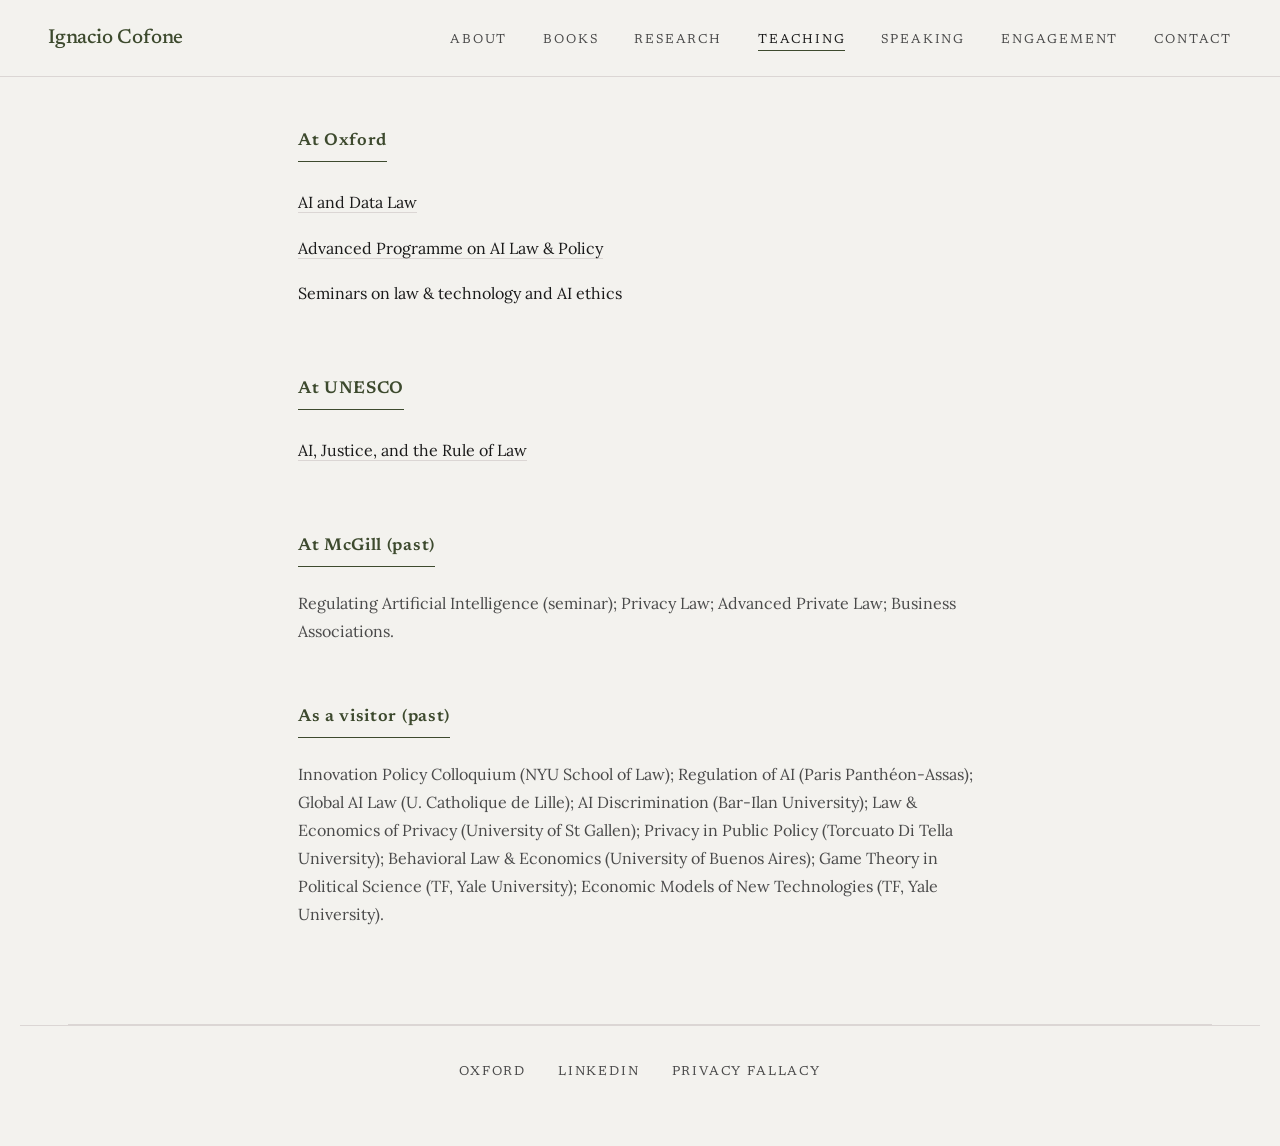
<file: teaching.html>
<!DOCTYPE html>
<html lang="en">
<head>
<meta charset="UTF-8">
<meta name="viewport" content="width=device-width, initial-scale=1.0">
<title>Teaching — Ignacio Cofone</title>
<link rel="preconnect" href="https://fonts.googleapis.com">
<link rel="preconnect" href="https://fonts.gstatic.com" crossorigin>
<link href="https://fonts.googleapis.com/css2?family=Lora:ital,wght@0,400;0,600;0,700;1,400&family=Newsreader:ital,opsz,wght@0,6..72,400;0,6..72,500;0,6..72,600;0,6..72,700;1,6..72,400;1,6..72,500&display=swap" rel="stylesheet">

<meta name="description" content="Courses on AI regulation, privacy and data protection law, and law and technology at Oxford, McGill, UNESCO, and as a visitor.">

<!-- Open Graph -->
<meta property="og:title" content="Teaching — Ignacio Cofone">
<meta property="og:description" content="Courses on AI regulation, privacy and data protection law, and law and technology at Oxford, McGill, UNESCO, and as a visitor.">
<meta property="og:image" content="https://ignaciocofone.com/photo.jpg">
<meta property="og:url" content="https://ignaciocofone.com/teaching.html">
<meta property="og:type" content="profile">
<meta property="og:site_name" content="Ignacio Cofone">

<!-- Twitter / X -->
<meta name="twitter:card" content="summary_large_image">
<meta name="twitter:title" content="Teaching — Ignacio Cofone">
<meta name="twitter:description" content="Courses on AI regulation, privacy and data protection law, and law and technology at Oxford, McGill, UNESCO, and as a visitor.">
<meta name="twitter:image" content="https://ignaciocofone.com/photo.jpg">

<!-- Favicons -->
<link rel="icon" type="image/svg+xml" href="favicon.svg">
<link rel="icon" type="image/png" sizes="32x32" href="favicon-32x32.png">
<link rel="icon" type="image/png" sizes="16x16" href="favicon-16x16.png">
<link rel="apple-touch-icon" sizes="180x180" href="apple-touch-icon.png">

<link rel="canonical" href="https://ignaciocofone.com/teaching.html">
<link rel="stylesheet" href="styles.css">
</head>
<body>

<header class="topbar">
  <a href="index.html" class="wordmark">Ignacio <span class="surname">Cofone</span></a>
  <nav>
    <ul>
      <li><a href="index.html" >About</a></li>
      <li><a href="books.html" >Books</a></li>
      <li><a href="research.html" >Research</a></li>
      <li><a href="teaching.html" class="current">Teaching</a></li>
      <li><a href="speaking.html" >Speaking</a></li>
      <li><a href="engagement.html" >Engagement</a></li>
      <li><a href="contact.html" >Contact</a></li>
    </ul>
  </nav>
</header>

<h1 class="sr-only">Teaching</h1>





<section class="page-content narrow">

  <div class="section">
    <span class="section-label">At Oxford</span>
    <ul class="simple-list no-rules">
      <li><a href="https://www.law.ox.ac.uk/content/option/ai-and-data-law">AI and Data Law</a></li>
      <li><a href="https://www.law.ox.ac.uk/professional-development-programmes/content/course/advanced-programme-ai-law-and-policy">Advanced Programme on AI Law &amp; Policy</a></li>
      <li>Seminars on law &amp; technology and AI ethics</li>
    </ul>
  </div>

  <div class="section">
    <span class="section-label">At UNESCO</span>
    <ul class="simple-list no-rules">
      <li><a href="https://secure.sbs.ox.ac.uk/corporate/landingPage.do?method=load&amp;corporateGroupId=7948447">AI, Justice, and the Rule of Law</a></li>
    </ul>
  </div>

  <div class="section">
    <span class="section-label">At McGill (past)</span>
    <p style="font-size: 16px; line-height: 1.75; color: var(--ink-soft); margin-top: 4px;">Regulating Artificial Intelligence (seminar); Privacy Law; Advanced Private Law; Business Associations.</p>
  </div>

  <div class="section">
    <span class="section-label">As a visitor (past)</span>
    <p style="font-size: 16px; line-height: 1.75; color: var(--ink-soft); margin-top: 4px;">Innovation Policy Colloquium (NYU School of Law); Regulation of AI (Paris Panthéon-Assas); Global AI Law (U. Catholique de Lille); AI Discrimination (Bar-Ilan University); Law &amp; Economics of Privacy (University of St Gallen); Privacy in Public Policy (Torcuato Di Tella University); Behavioral Law &amp; Economics (University of Buenos Aires); Game Theory in Political Science (TF, Yale University); Economic Models of New Technologies (TF, Yale University).</p>
  </div>

</section>


<div class="divider"><hr></div>

<footer>
  <div class="footer-links">
    <a href="https://www.law.ox.ac.uk/people/ignacio-cofone">Oxford</a>
    <a href="https://www.linkedin.com/in/ignaciocofone/">LinkedIn</a>
    <a href="https://privacyfallacy.com">Privacy Fallacy</a>
  </div>
</footer>

</body>
</html>
</file>
<file: styles.css>
/* FONT: Add Lora import */
@import url('https://fonts.googleapis.com/css2?family=Lora:ital,wght@0,400;0,600;0,700;1,400&display=swap');

/* === teaching.html === */
:root {
  --ink: #1a1a1a;
  --ink-soft: #4a4a4a;
  --ink-muted: #8a7e6e;
  --paper: #f3f2ee;
  --paper-deep: #ece8e6;
  --rule: #dbd6d4;
  --accent: #3d4a2e;
}

* { box-sizing: border-box; margin: 0; padding: 0; }

.sr-only {
  position: absolute;
  width: 1px;
  height: 1px;
  padding: 0;
  margin: -1px;
  overflow: hidden;
  clip: rect(0, 0, 0, 0);
  white-space: nowrap;
  border: 0;
}

html { scroll-behavior: smooth; }

body {
  background: var(--paper);
  color: var(--ink);
  font-family: 'Lora', Georgia, serif;
  font-size: 18px;
  line-height: 1.6;
  -webkit-font-smoothing: antialiased;
  font-feature-settings: "kern", "liga", "onum";
  overflow-x: hidden;
}

a { color: inherit; text-decoration: none; }

/* TOP BAR */
.topbar {
  border-bottom: 1px solid var(--rule);
  padding: 22px 48px;
  display: flex;
  justify-content: space-between;
  align-items: baseline;
  background: var(--paper);
  position: sticky;
  top: 0;
  z-index: 10;
}

.wordmark {
  font-family: 'Newsreader', serif;
  font-weight: 500;
  font-size: 20px;
  letter-spacing: -0.01em;
  color: var(--accent);
  font-variation-settings: "opsz" 14;
}

nav ul { list-style: none; display: flex; gap: 36px; }

nav a {
  font-family: 'Newsreader', serif;
  font-size: 13px;
  font-weight: 400;
  text-transform: uppercase;
  letter-spacing: 0.14em;
  color: var(--ink-soft);
  padding-bottom: 4px;
  border-bottom: 1px solid transparent;
  transition: color .2s, border-color .2s;
  font-variation-settings: "opsz" 14;
}

nav a:hover { color: var(--accent); border-color: var(--accent); }

nav a.current { color: var(--ink); border-color: var(--accent); }

/* PAGE HEADER */
.page-header {
  max-width: 1100px;
  margin: 0 auto;
  padding: 80px 48px 40px;
}

.page-title {
  font-family: 'Newsreader', serif;
  font-weight: 400;
  font-size: clamp(40px, 4.6vw, 56px);
  line-height: 1.05;
  letter-spacing: -0.02em;
  color: var(--ink);
  margin-bottom: 18px;
  font-variation-settings: "opsz" 144;
}

.page-intro {
  font-family: 'Lora', serif;
  font-style: italic;
  font-size: 17px;
  line-height: 1.6;
  color: var(--ink-soft);
  max-width: 720px;
}

.page-intro a {
  color: var(--accent);
  border-bottom: 1px solid var(--rule);
  transition: border-color .2s;
}

.page-intro a:hover { border-color: var(--accent); }

/* CONTENT */
.page-content {
  max-width: 780px;
  margin: 0 auto;
  padding: 48px 48px 96px;
}

.page-content.narrow { max-width: 780px; }

.section { margin-top: 56px; }

.section:first-child { margin-top: 0; }

.section-label {
  font-family: 'Newsreader', serif;
  font-weight: 600;
  font-size: 17px;
  letter-spacing: 0.04em;
  color: var(--accent);
  margin-bottom: 18px;
  font-variation-settings: "opsz" 14;
  border-bottom: 1px solid var(--accent);
  padding-bottom: 6px;
  display: inline-block;
}

.subsection-label {
  font-family: 'Newsreader', serif;
  font-style: italic;
  font-size: 16px;
  color: var(--ink-muted);
  margin-top: 14px;
  margin-bottom: 14px;
  font-variation-settings: "opsz" 14;
}

/* CITATION ENTRIES */
.entry-list {
  list-style: none;
}

.entry {
  padding: 14px 0;
  border-bottom: 1px solid var(--rule);
  font-size: 16px;
  line-height: 1.55;
  color: var(--ink);
}

.entry:last-child { border-bottom: 0; }

.entry .title {
  font-family: 'Newsreader', serif;
  font-style: normal;
  font-weight: 500;
  font-size: 17px;
}

.entry .title::after {
  content: ' · ';
  color: var(--ink-muted);
  font-family: 'Lora', Georgia, serif;
  font-weight: 400;
  font-size: 16px;
}

.entry .meta {
  font-style: italic;
  color: inherit;
}

.entry .links {
  display: inline;
  font-size: 15px;
  color: var(--ink-muted);
}

.entry .links a {
  color: var(--accent);
  border-bottom: 1px solid transparent;
  transition: border-color .2s;
  margin-left: 2px;
}

.entry .links a:hover { border-bottom-color: var(--accent); }

.entry .annotation {
  display: block;
  font-size: 15px;
  color: var(--ink-muted);
  font-style: italic;
  margin-top: 4px;
}

.entry > a {
  color: var(--ink);
  border-bottom: 1px solid var(--rule);
  padding-bottom: 1px;
  transition: color .2s, border-color .2s;
}

.entry > a:hover { color: var(--accent); border-color: var(--accent); }

/* TEACHING / SIMPLE LISTS */
.simple-list { list-style: none; }

.simple-list li {
  padding: 10px 0;
  border-bottom: 1px solid var(--rule);
  font-size: 16px;
  color: var(--ink);
}

.simple-list li:last-child { border-bottom: 0; }

.simple-list li .label {
  font-family: 'Newsreader', serif;
  font-style: italic;
  color: var(--ink-muted);
  margin-right: 10px;
}

.simple-list a {
  border-bottom: 1px solid var(--rule);
  transition: color .2s, border-color .2s;
}

.simple-list a:hover { color: var(--accent); border-color: var(--accent); }

.simple-list.no-rules li { border-bottom: 0; }

/* PROSE */
.prose p {
  margin-bottom: 18px;
  font-size: 17px;
  line-height: 1.72;
  color: var(--ink);
}

.section-label + .prose p:first-child,
.section .prose p:first-child {
  margin-top: 8px;
}

.prose p:last-child { margin-bottom: 0; }

.prose em { font-style: italic; }

.prose a {
  color: var(--accent);
  border-bottom: 1px solid var(--rule);
  transition: border-color .2s;
}

.prose a:hover { border-bottom-color: var(--accent); }

/* BOOKS PAGE - FEATURED MONOGRAPH */
.book-feature {
  padding-top: 24px;
  margin-bottom: 56px;
}

.book-feature .title {
  font-family: 'Newsreader', serif;
  font-weight: 500;
  font-size: 20px;
  line-height: 1.3;
  letter-spacing: -0.01em;
  margin-bottom: 8px;
  font-variation-settings: "opsz" 36;
}

.book-feature .title a,
.book-edited .title a {
  color: var(--ink);
  border-bottom: 1px solid var(--rule);
  padding-bottom: 2px;
  transition: color .2s, border-color .2s;
}

.book-feature .title a:hover,
.book-edited .title a:hover {
  color: var(--accent);
  border-color: var(--accent);
}

.book-feature p a,
.book-edited p a {
  color: var(--accent);
  border-bottom: 1px solid var(--rule);
  transition: border-color .2s;
}

.book-feature p a:hover,
.book-edited p a:hover {
  border-bottom-color: var(--accent);
}

.book-feature .pub {
  font-family: 'Lora', serif;
  font-style: italic;
  font-size: 15px;
  color: var(--ink-soft);
  margin-bottom: 22px;
}

.book-feature .description {
  font-size: 17px;
  line-height: 1.7;
  margin-bottom: 22px;
}

/* BOOK COVER ON MONOGRAPH */
.book-feature .cover-row {
  display: flex;
  gap: 28px;
  align-items: stretch;
  margin: 8px 0 24px;
}

.book-feature .cover {
  width: 177px;
  height: auto;
  align-self: flex-start;
  border: 1px solid var(--rule);
}

.book-feature .cover-side {
  flex: 1;
  display: flex;
  flex-direction: column;
  gap: 16px;
}

.book-feature .cover-side .description { margin: 0; }
.book-feature .cover-side .awards { margin: 0; }

@media (max-width: 720px) {
  .book-feature .cover-row {
    flex-direction: column;
    gap: 20px;
    align-items: center;
  }
  .book-feature .cover { width: 200px; }
  .book-feature .cover-side { width: 100%; }
}

.awards {
  background: var(--paper-deep);
  padding: 18px 22px;
  border-left: 3px solid var(--accent);
  margin-bottom: 26px;
  font-size: 15px;
  line-height: 1.6;
}

.awards .label {
  font-family: 'Newsreader', serif;
  font-weight: 500;
  font-size: 16px;
  letter-spacing: 0.04em;
  color: var(--accent);
  margin-bottom: 8px;
  display: block;
}

.book-edited {
  padding: 22px 0;
  border-top: 1px solid var(--rule);
}

.book-edited:first-of-type { border-top: 0; }

.book-edited:last-child { border-bottom: 1px solid var(--rule); }

.book-edited .title {
  font-family: 'Newsreader', serif;
  font-weight: 500;
  font-size: 20px;
  line-height: 1.3;
  margin-bottom: 6px;
  font-variation-settings: "opsz" 36;
}

.book-edited .pub {
  font-family: 'Lora', serif;
  font-style: italic;
  font-size: 15px;
  color: var(--ink-soft);
  margin-bottom: 4px;
}

/* EDITED BOOK COVERS */
.book-edited {
  position: relative;
}

.book-edited .edited-cover {
  float: left;
  width: 140px;
  height: auto;
  margin: 4px 28px 8px 0;
  border: 1px solid var(--rule);
}

.book-edited::after {
  content: "";
  display: table;
  clear: both;
}

@media (max-width: 720px) {
  .book-edited .edited-cover {
    float: none;
    display: block;
    margin: 0 0 16px 0;
    width: 150px;
  }
}

/* DIVIDER */
.divider {
  max-width: 1240px;
  margin: 0 auto;
  padding: 0 48px;
}

.divider hr { border: 0; border-top: 1px solid var(--rule); }

/* FOOTER */
footer {
  max-width: 1240px;
  margin: 0 auto;
  padding: 36px 48px 60px;
  border-top: 1px solid var(--rule);
  display: flex;
  justify-content: center;
  align-items: baseline;
}

.footer-links { display: flex; gap: 32px; }

.footer-links a {
  font-family: 'Newsreader', serif;
  font-size: 13px;
  text-transform: uppercase;
  letter-spacing: 0.14em;
  color: var(--ink-soft);
  border-bottom: 1px solid transparent;
  padding-bottom: 2px;
  transition: color .2s, border-color .2s;
}

.footer-links a:hover { color: var(--accent); border-color: var(--accent); }

@media (max-width: 720px) {
  .topbar { padding: 16px 24px; flex-direction: column; gap: 14px; align-items: flex-start; }

  nav ul { gap: 18px; flex-wrap: wrap; }

  .page-header { padding: 48px 24px 24px; }

  .page-content { padding: 16px 24px 64px; }

  .divider { padding: 0 24px; }

  footer { padding: 28px 24px 48px; }
}

/* === research.html === */
/* QUICK LINKS (top-of-page footer-style buttons) */
.quick-links {
  max-width: 880px;
  margin: 0 auto;
  padding: 40px 24px 0;
  display: flex;
  gap: 24px;
  align-items: baseline;
  justify-content: center;
}

.quick-links a {
  font-family: 'Newsreader', serif;
  font-size: 13px;
  font-weight: 400;
  text-transform: uppercase;
  letter-spacing: 0.14em;
  color: var(--ink-soft);
  border-bottom: 1px solid transparent;
  padding-bottom: 2px;
  transition: color .2s, border-color .2s;
  font-variation-settings: "opsz" 14;
}

.quick-links a:hover { color: var(--accent); border-color: var(--accent); }

.quick-links + .page-content {
  padding-top: 40px;
}

/* === index-v7.html === */
/* HERO IMAGE */
  .hero-image {
    max-width: 720px;
    margin: 32px auto 0;
    padding: 0 24px;
  }

.hero-image .frame {
    width: 100%;
    aspect-ratio: 1100 / 650;
    overflow: hidden;
    background: var(--paper);
  }

.hero-image img {
    width: 100%;
    height: 100%;
    object-fit: cover;
    object-position: center bottom;
    display: block;
  }

.hero-image .caption {
    margin-top: 12px;
    font-family: 'Newsreader', serif;
    font-style: italic;
    font-size: 13px;
    color: var(--accent);
    text-align: right;
    letter-spacing: 0.02em;
    font-variation-settings: "opsz" 14;
  }

/* BIO */
  .bio-wrap {
    max-width: 720px;
    margin: 0 auto;
    padding: 40px 24px 64px;
  }

.bio {
  border-left: 2px solid var(--accent);
  border-right: 2px solid var(--accent);
  padding: 0 24px;
}

.bio p {
    margin-bottom: 22px;
    font-size: 17px;
    line-height: 1.72;
    color: var(--ink);
    font-feature-settings: "kern", "liga", "onum";
  }

.bio p:last-child { margin-bottom: 0; }

.bio em { font-style: italic; }

.bio a {
    border-bottom: 1px solid var(--rule);
    transition: border-color .2s, color .2s;
  }

.bio a:hover { color: var(--accent); border-color: var(--accent); }

/* 404 PAGE */
main {
  flex: 1;
  display: flex;
  align-items: center;
  justify-content: center;
  padding: 56px 24px;
}

.nf { text-align: center; max-width: 520px; }

.nf .code {
  font-family: 'Newsreader', serif;
  font-weight: 400;
  font-size: clamp(80px, 12vw, 140px);
  line-height: 1;
  letter-spacing: -0.04em;
  color: var(--accent);
  font-variation-settings: "opsz" 144;
  margin-bottom: 24px;
}

.nf .msg { font-size: 17px; line-height: 1.7; margin-bottom: 32px; }

.nf .back {
  font-family: 'Newsreader', serif;
  font-size: 13px;
  text-transform: uppercase;
  letter-spacing: 0.14em;
  color: var(--ink-soft);
  border-bottom: 1px solid transparent;
  padding-bottom: 2px;
  transition: color .2s, border-color .2s;
}

.nf .back:hover { color: var(--accent); border-color: var(--accent); }

/* ENGAGEMENT PAGE */
.advisory-list li {
  font-style: italic;
  color: var(--ink-muted);
}

.advisory-list li .label {
  font-family: 'Newsreader', serif;
  font-style: normal;
  font-weight: 500;
  font-size: 17px;
  color: var(--ink);
  margin-right: 6px;
}

.advisory-list li .label::after {
  content: ' · ';
  color: var(--ink-muted);
  font-style: normal;
  font-weight: 400;
}
</file>
